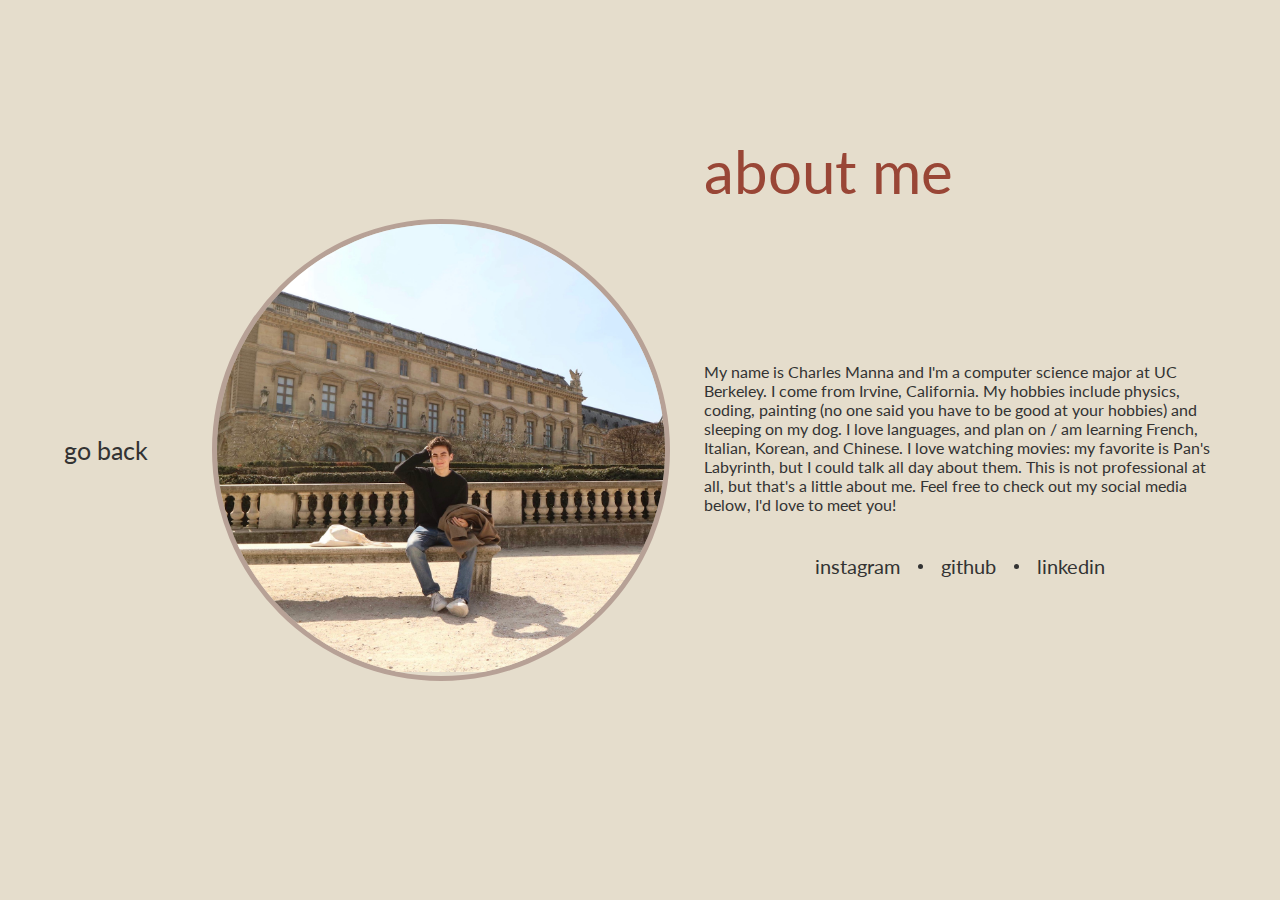
<file: inner/about.html>
<!DOCTYPE html>
<head>
  <script type="text/javascript" src="https://code.jquery.com/jquery-1.11.3.min.js"></script>
  <link rel="stylesheet" type="text/css" href="../assets/css/about-style.css">
  <link href="https://fonts.googleapis.com/css?family=Lato" rel="stylesheet">
  <title>about</title>
</head>
<body>
  <div id='contentbox'>
    <div id='backbuttondiv'>
      <a href='../index.html' id='backbutton'>go back</a>
    </div>
    <div id='aboutpicdiv'>
      <img id='aboutpic' src='../assets/images/aboutpic.jpg'>
    </div>
    <div id='info'>
      <p id='aboutme'>about me</p>
        <p id='aboutp'>
          My name is Charles Manna and I'm a computer science major at UC Berkeley. I come from Irvine, California. My hobbies include physics, coding, painting (no one said you have to be good at your hobbies) and sleeping on my
          dog. I love languages, and plan on / am learning French, Italian, Korean, and Chinese. I love watching movies: my favorite is Pan's Labyrinth, but I could talk all day about them. This is not professional at all, but that's a little about me. Feel free to check out my social media below, I'd love to meet you!
        </p>
      <div id='links'>
        <a href='https://www.instagram.com/cj_manna/' class='link'>instagram</a>
        <div class='dot'></div>
        <a href='https://github.com/charlesmanna/' class='link'>github</a>
        <div class='dot'></div>
        <a class='link'>linkedin</a>
      </div>
    </div>
  </div>
</body>
</file>
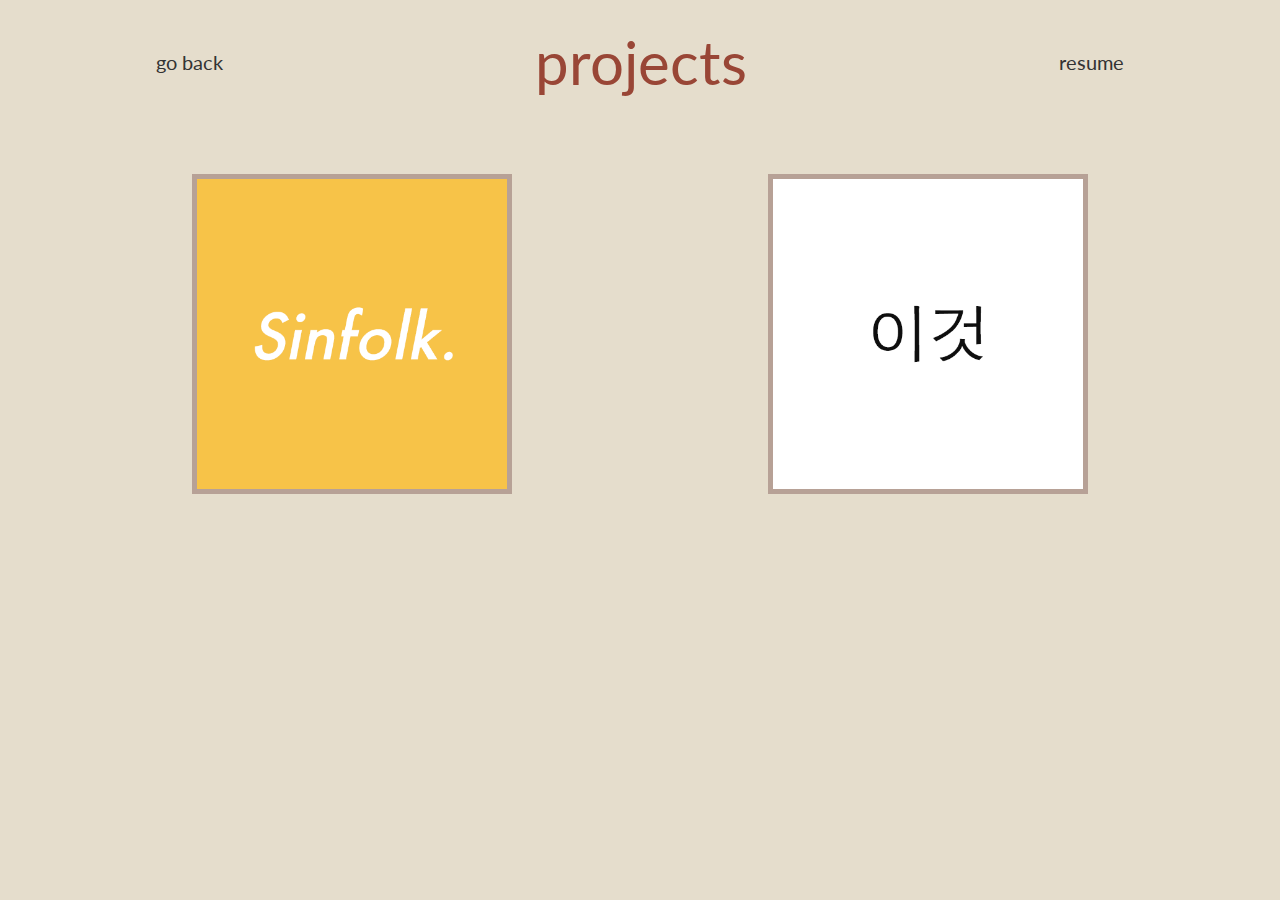
<file: inner/projects.html>
<!DOCTYPE html>
<head>
  <script type="text/javascript" src="https://code.jquery.com/jquery-1.11.3.min.js"></script>
  <script type="text/javascript" src="../assets/scripts/project-script.js"></script>
  <link rel="stylesheet" type="text/css" href="../assets/css/projects-style.css">
  <link href="https://fonts.googleapis.com/css?family=Lato" rel="stylesheet">
  <title>projects</title>
</head>
<body>
  <div id='contentbox'>
    <div id='header'>
      <a href='../index.html' class='button'>go back</a>
      <p id='title'>projects</p>
      <a href='../resume.pdf' class='button'>resume</a>
    </div>
    <div id='projects'>
      <div class=project>
        <img class='projectimg' src='../assets/images/sinfolktitle.png'>
        <div class=overlay>
          <p class='caption'>A magazine, made by your's truly, documenting things in fashion, cinema, art, and technology that I find interesting.</p>
        </div>
      </div>
      <div class='project'>
        <img class='projectimg' src='../assets/images/thisthing.png'>
        <div class=overlay>
          <p class='caption'>A magazine collaboration between my girlfriend and I centered around the Korean fashion scene and nightlife.</p>
        </div>
      </div>
    </div>
  </div>
</body>
</file>
<file: assets/css/about-style.css>
body {
    position: absolute;
    margin: 0px;
    top: 0px;
    bottom: 0px;
    width: 100%;
    background-color: #E5DDCC;
}

p, a {
  color: #333333;
  padding: 0;
  margin: 0;
  font-family: 'Lato', sans-serif;
  cursor: default;
  user-select: none;
  text-decoration: none;
}

#contentbox {
  display: flex;
  flex-direction: row;
  align-items: center;
  width: 100%;
  min-height: 100vh;
}

#backbuttondiv {
  margin-left: 5%;
  margin-right: 5%;
  white-space: nowrap;
  animation: fadeInRight 2s;
}

#backbutton {
  font-size: 25px;
  cursor: pointer;
  transition: .4s;
}

#backbutton:hover {
  color: #FDFDFD;
  transition: .4s;
}

#aboutpicdiv {
  width: 35%;
  border-radius: 50%;
  overflow: hidden;
  border-width: 5px;
  border-color: #B7A196;
  border-style: solid;
  animation: fadeInRight 2s;
}

#aboutpic {
  width: 100%;
}

#info {
  position: absolute;
  width: 40%;
  right: 0;
  display: flex;
  flex-direction: column;
  align-items: center;
  margin-left: 5%;
  margin-right: 5%;
  height: 70%;
  justify-content: center;
  animation: fadeInDown 2s;
}

#aboutme {
  position: absolute;
  top: 0;
  left: 0;
  color: #994636;
  font-size: 45pt;
}

#links {
  display: flex;
  flex-direction: row;
  justify-content: space-around;
  align-items: center;
  width: 60%;
  position: relative;
  top: 40px;
}

.link {
  font-size: 15pt;
  cursor: pointer;
  transition: .4s;
}

.link:hover {
  color: #FDFDFD;
  transition: .4s;
}

.dot {
  background: #333333;
  width: 5px;
  height: 5px;
  border-radius: 50%;
}

/* ANIMATIONS */

@keyframes fadeInDown {
  from {
    opacity: 0;
    transform: translateY(-40%);
  }

  to {
    opacity: 1;
    transform: none;
  }
}

@keyframes fadeInRight {
  from {
    opacity: 0;
    transform: translateX(-30%);
  }
  to {
    opacity: 1;
    transform: none;
  }
}
</file>
<file: assets/css/projects-style.css>
body {
    position: absolute;
    margin: 0px;
    top: 0px;
    bottom: 0px;
    width: 100%;
    background-color: #E5DDCC;
}

p, a {
  color: #333333;
  padding: 0;
  margin: 0;
  font-family: 'Lato', sans-serif;
  cursor: default;
  user-select: none;
  text-decoration: none;
}

#contentbox {
  display: flex;
  flex-direction: column;
  width: 100%;
  min-height: 100vh;
  animation: fadeInDown 2s;
}

#header {
  display: flex;
  flex-direction: row;
  justify-content: space-around;
  margin-top: 2%;
  margin-bottom: 6%;
  align-items: center;
}

#title {
  font-size: 45pt;
  color: #994636;
}

.button {
  font-size: 15pt;
  cursor: pointer;
  transition: .4s;
}

.button:hover {
  color: #FDFDFD;
  transition: .4s;
}

#projects {
  display: flex;
  flex-direction: row;
  justify-content: center;
}

.project {
  position: relative;
  width: 25%;
  height: 25%;
  margin-left: 10%;
  margin-right: 10%;
}

.projectimg {
  width: 100%;
  height: 100%;
  border: 5px solid #B7A196;
  box-sizing: border-box;
}

.overlay {
  box-sizing: border-box;
  background: rgba(51, 51, 51, 0.5);
  position: absolute;
  bottom: 0;
  right: 0;
  left: 0;
  padding: 4% 4% 6% 4%;
  margin-bottom: 4px;
  text-align: center;
}

@keyframes fadeInDown {
  from {
    opacity: 0;
    transform: translateY(-40%);
  }

  to {
    opacity: 1;
    transform: none;
  }
}

@keyframes fadeInRight {
  from {
    opacity: 0;
    transform: translateX(-30%);
  }
  to {
    opacity: 1;
    transform: none;
  }
}
</file>
